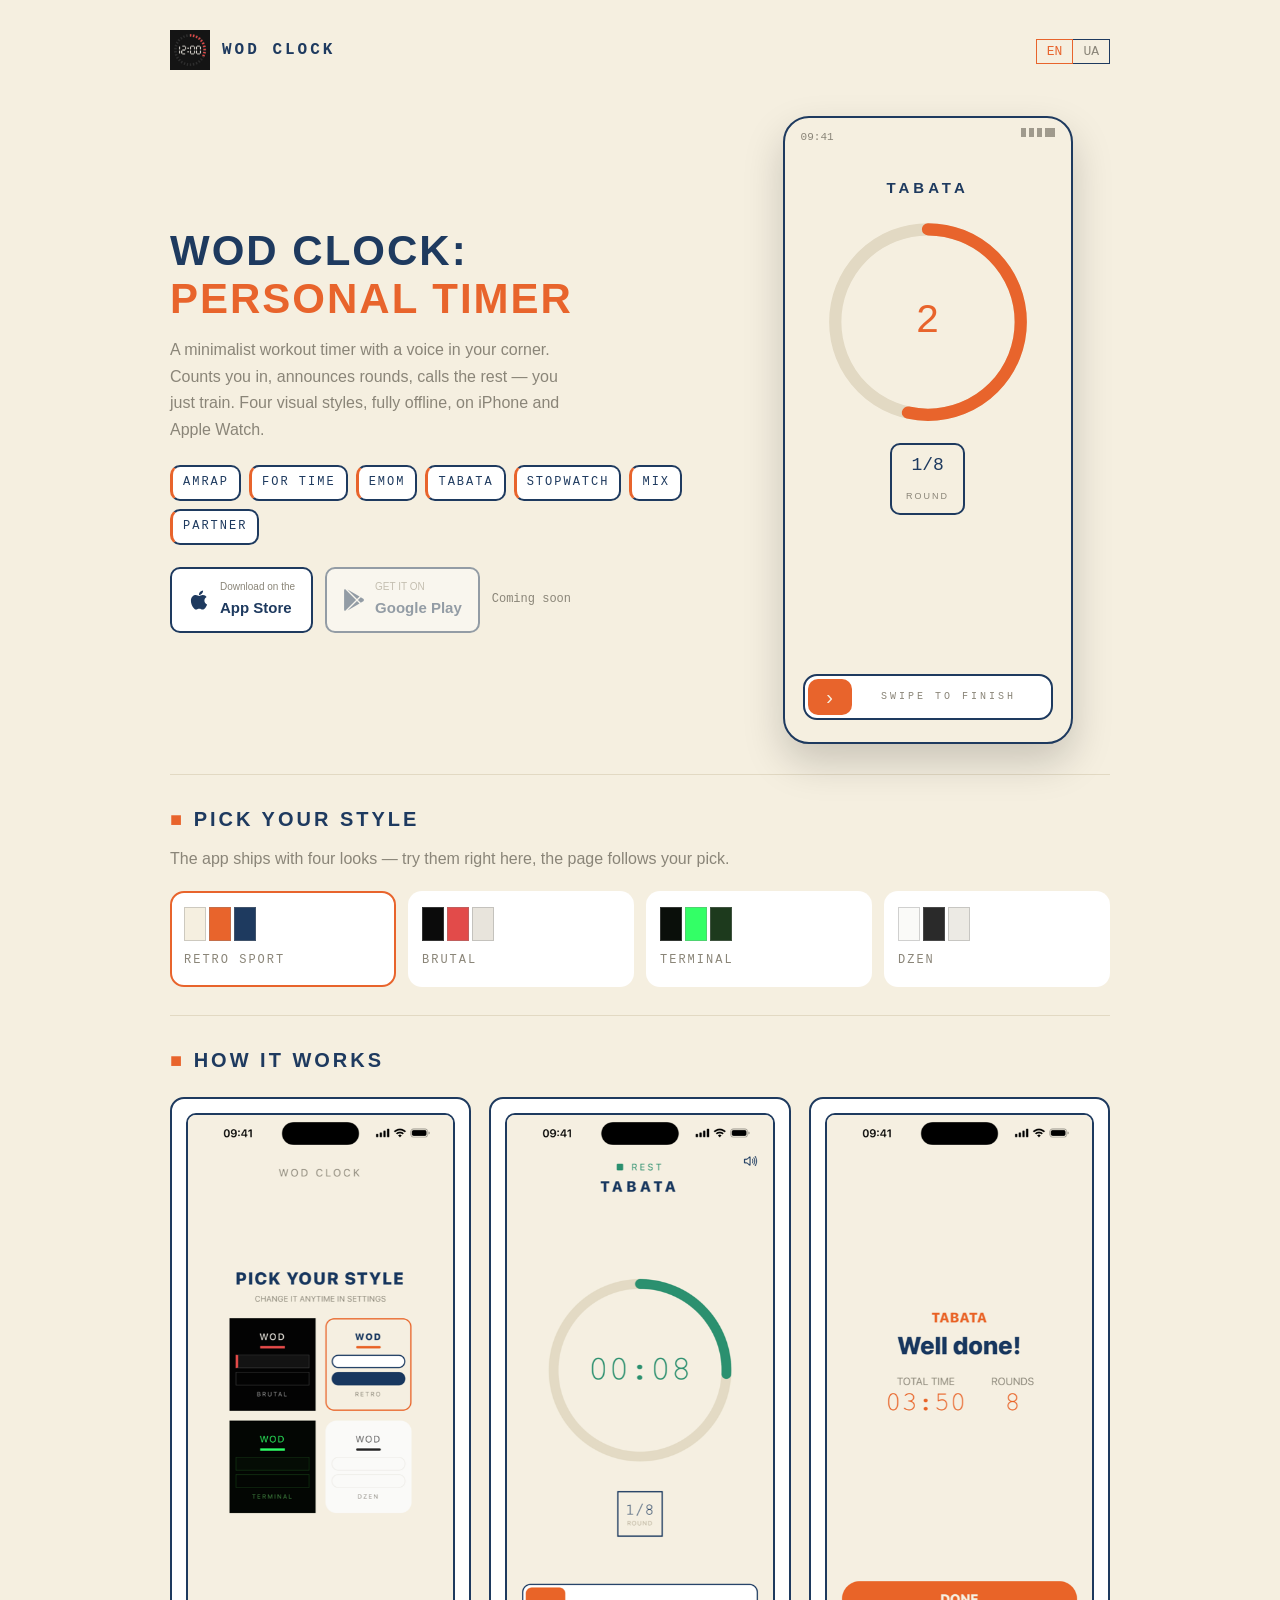
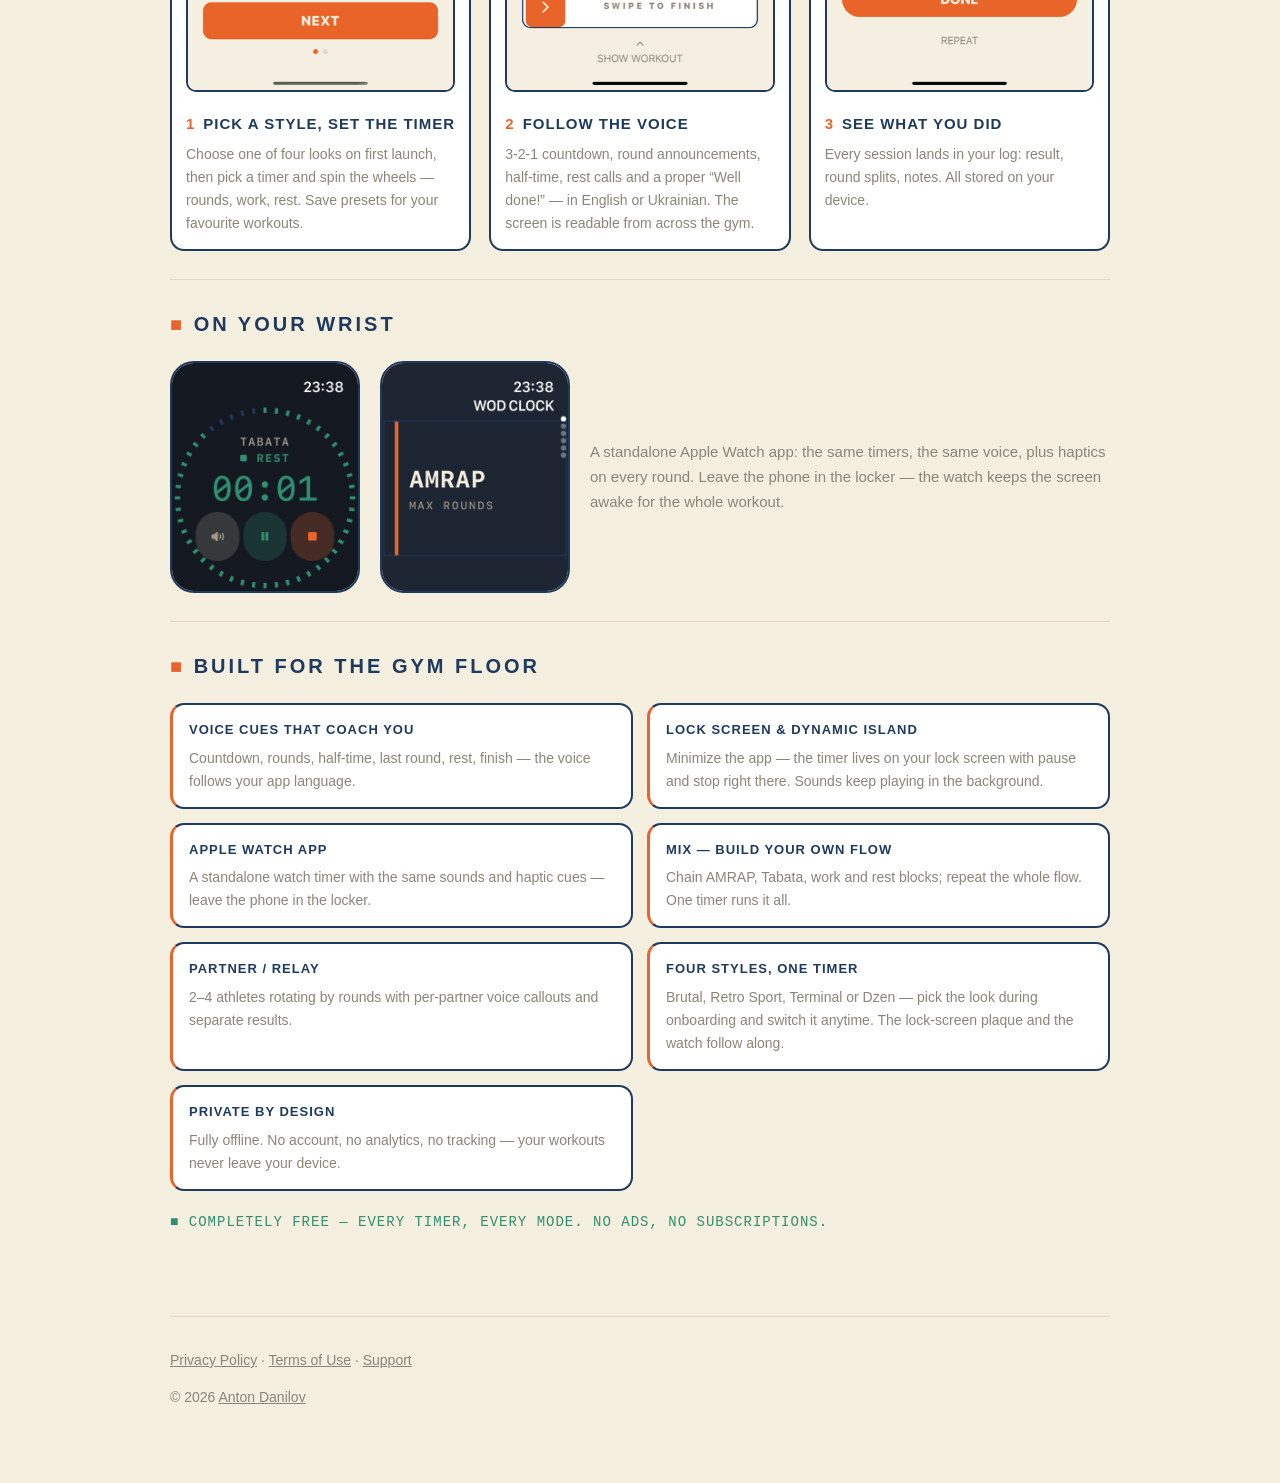
<file: index.html>
<!doctype html>
<html lang="en">
<head>
  <meta charset="utf-8" />
  <meta name="viewport" content="width=device-width, initial-scale=1" />
  <title>WOD Clock: Personal Timer</title>
  <meta name="description" content="WOD Clock: Personal Timer — a minimalist workout timer with voice cues: AMRAP, For Time, EMOM, Tabata, Stopwatch, custom Mix flows and Partner relay. English and Ukrainian. Fully offline." />
  <link rel="icon" href="icon.png" />
  <link rel="stylesheet" href="style.css" />
</head>
<body>
  <div class="wrap">
    <header class="site">
      <img src="icon.png" alt="WOD Clock icon" />
      <div class="name"><a href="./">WOD CLOCK</a></div>
      <nav class="lang">
        <a href="?lang=en" id="lang-en">EN</a><a href="?lang=uk" id="lang-uk">UA</a>
      </nav>
    </header>

    <section class="hero" style="border-top:none">
      <div>
        <h1><span data-i18n="heroA">WOD CLOCK:</span><br /><span class="red" data-i18n="heroB">PERSONAL TIMER</span></h1>
        <p class="sub" data-i18n="heroSub">A minimalist workout timer with a voice in your corner. Counts you in, announces rounds, calls the rest — you just train. Four visual styles, fully offline, on iPhone and Apple Watch.</p>
        <div class="pills">
          <span class="pill">AMRAP</span>
          <span class="pill">FOR TIME</span>
          <span class="pill">EMOM</span>
          <span class="pill">TABATA</span>
          <span class="pill">STOPWATCH</span>
          <span class="pill">MIX</span>
          <span class="pill">PARTNER</span>
        </div>
        <div class="stores">
          <a class="store-badge" href="https://apps.apple.com/app/id6802587907" aria-label="App Store">
            <svg viewBox="0 0 384 512"><path d="M318.7 268.7c-.2-36.7 16.4-64.4 50-84.8-18.8-26.9-47.2-41.7-84.7-44.6-35.5-2.9-74.3 20.7-88.5 20.7-15 0-49.4-19.7-76.4-19.7C63.3 141.2 4 184.8 4 273.5q0 39.3 14.4 81.2c12.8 36.7 59 126.7 107.2 125.2 25.2-.6 43-17.9 75.8-17.9 31.8 0 48.3 17.9 76.4 17.9 48.6-.7 90.4-82.5 102.6-119.3-65.2-30.7-61.7-90-61.7-91.9zm-56.6-164.2c27.3-32.4 24.8-61.9 24-72.5-24.1 1.4-52 16.4-67.9 34.9-17.5 19.8-27.8 44.3-25.6 71.9 26.1 2 49.9-11.4 69.5-34.3z"/></svg>
            <span><small data-i18n="storeIosSmall">Download on the</small><b>App Store</b></span>
          </a>
          <span class="store-badge is-soon" aria-label="Google Play" aria-disabled="true">
            <svg viewBox="0 0 512 512"><path d="M325.3 234.3L104.6 13l280.8 161.2-60.1 60.1zM47 0C34 6.8 25.3 19.2 25.3 35.3v441.3c0 16.1 8.7 28.5 21.7 35.3l256.6-256L47 0zm425.2 225.6l-58.9-34.1-65.7 64.5 65.7 64.5 60.1-34.1c18-14.3 18-46.5-1.2-60.8zM104.6 499l280.8-161.2-60.1-60.1L104.6 499z"/></svg>
            <span><small data-i18n="storePlaySmall">GET IT ON</small><b>Google Play</b></span>
          </span>
          <span class="soon" data-i18n="soon">Coming soon</span>
        </div>
      </div>
      <div class="hero-shot">
        <!-- Live mock: a real tabata runs here, drawn in the picked style. -->
        <div class="phone" id="mock" role="img" aria-label="WOD Clock running a Tabata timer">
          <div class="phone-status"><span>09:41</span><span class="signal"></span></div>
          <div class="phone-body">
            <div class="mock-chip" id="mockChip"></div>
            <div class="mock-title">TABATA</div>
            <div class="ring-wrap">
              <svg viewBox="0 0 240 240" id="mockRing" aria-hidden="true"></svg>
              <div class="ring-digits" id="mockDigits">00:20</div>
            </div>
            <div class="round-box">
              <b id="mockRound">1/8</b>
              <small data-i18n="mockRoundCaption">ROUND</small>
            </div>
            <div class="mock-rail">
              <span class="mock-knob">›</span>
              <span class="mock-rail-label" data-i18n="mockSwipe">SWIPE TO FINISH</span>
            </div>
          </div>
        </div>
      </div>
    </section>

    <section id="styles">
      <h2 data-i18n="pickTitle">PICK YOUR STYLE</h2>
      <p class="sub" data-i18n="pickSub" style="color:var(--muted); margin:-10px 0 18px;">The app ships with four looks — try them right here, the page follows your pick.</p>
      <div class="style-picker">
        <button class="style-btn" data-style="retro" aria-pressed="true">
          <span class="swatches"><span class="sw" style="background:#f5efe0"></span><span class="sw" style="background:#e8642c"></span><span class="sw" style="background:#1e3a5f"></span></span>
          <span class="nm">Retro Sport</span>
        </button>
        <button class="style-btn" data-style="brutal" aria-pressed="false">
          <span class="swatches"><span class="sw" style="background:#0b0b0b"></span><span class="sw" style="background:#e24b4a"></span><span class="sw" style="background:#e8e4dc"></span></span>
          <span class="nm">Brutal</span>
        </button>
        <button class="style-btn" data-style="terminal" aria-pressed="false">
          <span class="swatches"><span class="sw" style="background:#0a0f0a"></span><span class="sw" style="background:#33ff66"></span><span class="sw" style="background:#1d3a1d"></span></span>
          <span class="nm">Terminal</span>
        </button>
        <button class="style-btn" data-style="dzen" aria-pressed="false">
          <span class="swatches"><span class="sw" style="background:#fafaf8"></span><span class="sw" style="background:#2a2a2a"></span><span class="sw" style="background:#eceae4"></span></span>
          <span class="nm">Dzen</span>
        </button>
      </div>
    </section>

    <section>
      <h2 data-i18n="howTitle">HOW IT WORKS</h2>
      <div class="steps">
        <div class="step">
          <img data-shot="onboarding" src="img/en-retro-onboarding.png" alt="Style chooser" loading="lazy" />
          <h3><span class="n">1</span><span data-i18n="s1t">Pick a style, set the timer</span></h3>
          <p data-i18n="s1p">Choose one of four looks on first launch, then pick a timer and spin the wheels — rounds, work, rest. Save presets for your favourite workouts.</p>
        </div>
        <div class="step">
          <img data-shot="rest" src="img/en-retro-rest.png" alt="Rest phase" loading="lazy" />
          <h3><span class="n">2</span><span data-i18n="s2t">Follow the voice</span></h3>
          <p data-i18n="s2p">3‑2‑1 countdown, round announcements, half‑time, rest calls and a proper “Well done!” — in English or Ukrainian. The screen is readable from across the gym.</p>
        </div>
        <div class="step">
          <img data-shot="result" src="img/en-retro-result.png" alt="Workout results" loading="lazy" />
          <h3><span class="n">3</span><span data-i18n="s3t">See what you did</span></h3>
          <p data-i18n="s3p">Every session lands in your log: result, round splits, notes. All stored on your device.</p>
        </div>
      </div>
    </section>

    <section>
      <h2 data-i18n="watchTitle">ON YOUR WRIST</h2>
      <div class="watch-shots">
        <img data-shot="watch-run" src="img/en-retro-watch-run.png" alt="WOD Clock on Apple Watch" loading="lazy" />
        <img data-shot="watch-menu" src="img/en-retro-watch-menu.png" alt="Timer modes on Apple Watch" loading="lazy" />
        <p data-i18n="watchText">A standalone Apple Watch app: the same timers, the same voice, plus haptics on every round. Leave the phone in the locker — the watch keeps the screen awake for the whole workout.</p>
      </div>
    </section>

    <section>
      <h2 data-i18n="featTitle">BUILT FOR THE GYM FLOOR</h2>
      <ul class="features">
        <li><strong data-i18n="f1t">Voice cues that coach you</strong><span data-i18n="f1p">Countdown, rounds, half‑time, last round, rest, finish — the voice follows your app language.</span></li>
        <li><strong data-i18n="f2t">Lock screen &amp; Dynamic Island</strong><span data-i18n="f2p">Minimize the app — the timer lives on your lock screen with pause and stop right there. Sounds keep playing in the background.</span></li>
        <li><strong data-i18n="f3t">Apple Watch app</strong><span data-i18n="f3p">A standalone watch timer with the same sounds and haptic cues — leave the phone in the locker.</span></li>
        <li><strong data-i18n="f4t">MIX — build your own flow</strong><span data-i18n="f4p">Chain AMRAP, Tabata, work and rest blocks; repeat the whole flow. One timer runs it all.</span></li>
        <li><strong data-i18n="f5t">Partner / Relay</strong><span data-i18n="f5p">2–4 athletes rotating by rounds with per‑partner voice callouts and separate results.</span></li>
        <li><strong data-i18n="f7t">Four styles, one timer</strong><span data-i18n="f7p">Brutal, Retro Sport, Terminal or Dzen — pick the look during onboarding and switch it anytime. The lock-screen plaque and the watch follow along.</span></li>
        <li><strong data-i18n="f6t">Private by design</strong><span data-i18n="f6p">Fully offline. No account, no analytics, no tracking — your workouts never leave your device.</span></li>
      </ul>
      <p class="free-note" data-i18n="freeNote">■ COMPLETELY FREE — EVERY TIMER, EVERY MODE. NO ADS, NO SUBSCRIPTIONS.</p>
    </section>

    <footer>
      <p>
        <a href="privacy.html" data-i18n="footPrivacy">Privacy Policy</a> ·
        <a href="terms.html" data-i18n="footTerms">Terms of Use</a> ·
        <a href="mailto:tonixhaker@gmail.com" data-i18n="footSupport">Support</a>
      </p>
      <p>© 2026 <a href="https://tonixhaker.github.io/about">Anton Danilov</a></p>
    </footer>
  </div>

  <script>
    // Site style follows the app's four looks; Retro Sport is the default.
    (function () {
      var saved = localStorage.getItem("wodStyle") || "retro";
      document.documentElement.setAttribute("data-theme", saved);
      document.addEventListener("click", function (e) {
        var btn = e.target.closest ? e.target.closest(".style-btn") : null;
        if (!btn) return;
        var style = btn.dataset.style;
        document.documentElement.setAttribute("data-theme", style);
        localStorage.setItem("wodStyle", style);
        document.querySelectorAll(".style-btn").forEach(function (b) {
          b.setAttribute("aria-pressed", String(b === btn));
        });
        if (window.wodApplyShots) window.wodApplyShots(style);
      });
      document.querySelectorAll(".style-btn").forEach(function (b) {
        b.setAttribute("aria-pressed", String(b.dataset.style === saved));
      });
    })();
  </script>
  <script>
    const dict = {
      uk: {
        heroA: "WOD CLOCK:",
        heroB: "PERSONAL TIMER",
        heroSub: "Мінімалістичний таймер тренувань з голосом тренера. Відлічує старт, оголошує раунди, кличе на відпочинок — ти просто тренуєшся. Чотири візуальні стилі, повністю офлайн, на iPhone та Apple Watch.",
        storeIosSmall: "Завантажуй в",
        storePlaySmall: "ЗАВАНТАЖИТИ В",
        soon: "Незабаром",
        howTitle: "ЯК ЦЕ ПРАЦЮЄ",
        s1t: "Обери стиль і налаштуй",
        s1p: "Обери один із чотирьох стилів на першому запуску, далі — таймер і колеса: раунди, робота, відпочинок. Зберігай пресети.",
        s2t: "Слухай голос",
        s2p: "Відлік 3‑2‑1, оголошення раундів, половина часу, відпочинок і чесне «Молодець!» — українською або англійською. Екран видно з іншого кінця залу.",
        s3t: "Дивись результат",
        s3p: "Кожна сесія у журналі: результат, спліти раундів, нотатки. Все зберігається на твоєму пристрої.",
        watchTitle: "НА ЗАП'ЯСТІ",
        watchText: "Самостійний застосунок для Apple Watch: ті самі таймери, той самий голос і хаптика на кожному раунді. Телефон можна лишити в шафці — годинник тримає екран активним усе тренування.",
        featTitle: "СТВОРЕНО ДЛЯ ЗАЛУ",
        f1t: "Голосові підказки",
        f1p: "Відлік, раунди, половина часу, останній раунд, відпочинок, фініш — голос відповідає мові застосунку.",
        f2t: "Екран блокування і Dynamic Island",
        f2p: "Згорни застосунок — таймер живе на екрані блокування з паузою та стопом. Звуки грають у фоні.",
        f3t: "Застосунок для Apple Watch",
        f3p: "Самостійний таймер на годиннику з тими самими звуками та хаптикою — телефон можна лишити в шафці.",
        f4t: "MIX — власний потік",
        f4p: "Поєднуй AMRAP, Табату, роботу та відпочинок; повторюй увесь потік. Один таймер веде все.",
        f5t: "Партнер / Естафета",
        f5p: "2–4 атлети по черзі, голосові оголошення для кожного і окремі результати.",
        f7t: "Чотири стилі, один таймер",
        f7p: "Brutal, Retro Sport, Terminal чи Dzen — обери вигляд під час онбордингу і міняй будь-коли. Плашка на екрані блокування та годинник підхоплюють стиль.",
        f6t: "Приватність за замовчуванням",
        f6p: "Повністю офлайн. Без акаунтів, аналітики й трекінгу — тренування не покидають твій пристрій.",
        freeNote: "■ ПОВНІСТЮ БЕЗКОШТОВНО — КОЖЕН ТАЙМЕР, КОЖЕН РЕЖИМ. БЕЗ РЕКЛАМИ Й ПІДПИСОК.",
        footPrivacy: "Політика конфіденційності",
        footTerms: "Умови використання",
        footSupport: "Підтримка",
        pickTitle: "ОБЕРИ СВІЙ СТИЛЬ",
        pickSub: "У застосунку чотири вигляди — спробуй їх просто тут, сторінка підхопить твій вибір.",
        mockRoundCaption: "РАУНД",
        mockSwipe: "СВАЙП ДЛЯ ЗАВЕРШЕННЯ",
      },
    };
    const params = new URLSearchParams(location.search);
    const lang = params.get("lang") === "uk" ? "uk" : "en";
    document.getElementById("lang-" + lang).classList.add("on");
    window.wodMockRest = lang === "uk" ? "\u25A0 ВІДПОЧИНОК" : "\u25A0 REST";
    if (lang === "uk") {
      document.documentElement.lang = "uk";
      document.querySelectorAll("[data-i18n]").forEach((el) => {
        const value = dict.uk[el.dataset.i18n];
        if (value) el.textContent = value;
      });
    }
    // Screenshots follow the picked style as well as the language.
    window.wodApplyShots = function (style) {
      document.querySelectorAll("[data-shot]").forEach((img) => {
        img.src = "img/" + lang + "-" + style + "-" + img.dataset.shot + ".png";
      });
    };
    window.wodApplyShots(document.documentElement.getAttribute("data-theme") || "retro");
    document.querySelectorAll("nav.lang a, footer a[href^='privacy'], footer a[href^='terms']").forEach((a) => {
      if (a.id) return;
      a.href = a.getAttribute("href").split("?")[0] + "?lang=" + lang;
    });
  </script>
  <script>
    // A real (miniature) tabata engine: same segment logic as the app, drawn in
    // whichever style is active. Purely decorative — nothing is stored.
    (function () {
      var ring = document.getElementById("mockRing");
      var digits = document.getElementById("mockDigits");
      var roundEl = document.getElementById("mockRound");
      var chip = document.getElementById("mockChip");
      var phone = document.getElementById("mock");
      if (!ring) return;

      var ROUNDS = 8, WORK = 20, REST = 10, COUNTDOWN = 3;
      var segments = [{ kind: "countdown", dur: COUNTDOWN, round: 0 }];
      for (var r = 1; r <= ROUNDS; r++) {
        segments.push({ kind: "work", dur: WORK, round: r });
        if (r < ROUNDS) segments.push({ kind: "rest", dur: REST, round: r });
      }
      var total = segments.reduce(function (a, s) { return a + s.dur; }, 0);

      var SIZE = 240, C = SIZE / 2, variant = "", marks = [];

      function css(name) {
        return getComputedStyle(document.documentElement).getPropertyValue(name).trim();
      }

      // The ring is rebuilt whenever the style changes: ticks (brutal),
      // dots (terminal) or a solid arc (retro, dzen).
      function buildRing() {
        var v = css("--ring") || "solid";
        var w = parseFloat(css("--ring-w")) || 8;
        if (v === variant) return;
        variant = v;
        marks = [];
        ring.innerHTML = "";
        var ns = "http://www.w3.org/2000/svg";
        if (v === "solid") {
          var r = C - w;
          [["track", 1], ["lit", 0]].forEach(function (pair) {
            var c = document.createElementNS(ns, "circle");
            c.setAttribute("cx", C); c.setAttribute("cy", C); c.setAttribute("r", r);
            c.setAttribute("stroke-width", w);
            c.setAttribute("stroke-linecap", "round");
            c.setAttribute("transform", "rotate(-90 " + C + " " + C + ")");
            c.setAttribute("class", pair[0]);
            ring.appendChild(c);
          });
          ring.dataset.circ = String(2 * Math.PI * r);
        } else {
          var count = v === "dots" ? 72 : 48;
          var len = v === "dots" ? 6 : 18;
          for (var i = 0; i < count; i++) {
            var a = (i / count) * 2 * Math.PI - Math.PI / 2;
            var line = document.createElementNS(ns, "line");
            line.setAttribute("x1", C + (C - len) * Math.cos(a));
            line.setAttribute("y1", C + (C - len) * Math.sin(a));
            line.setAttribute("x2", C + (C - 2) * Math.cos(a));
            line.setAttribute("y2", C + (C - 2) * Math.sin(a));
            line.setAttribute("stroke-width", w);
            line.setAttribute("class", "tick");
            ring.appendChild(line);
            marks.push(line);
          }
        }
      }

      function paint(frac) {
        if (variant === "solid") {
          var circ = parseFloat(ring.dataset.circ);
          var lit = ring.querySelector(".lit");
          if (lit) lit.setAttribute("stroke-dasharray", (circ * frac).toFixed(1) + " " + circ);
        } else {
          var on = Math.round(frac * marks.length);
          for (var i = 0; i < marks.length; i++) {
            marks[i].classList.toggle("on", i < on);
          }
        }
      }

      function clock(sec) {
        var s = Math.max(0, Math.ceil(sec));
        return String(Math.floor(s / 60)).padStart(2, "0") + ":" + String(s % 60).padStart(2, "0");
      }

      var start = performance.now();
      function frame(now) {
        buildRing();
        var t = ((now - start) / 1000) % total;
        var acc = 0, seg = segments[0];
        for (var i = 0; i < segments.length; i++) {
          if (t < acc + segments[i].dur) { seg = segments[i]; break; }
          acc += segments[i].dur;
        }
        var elapsed = t - acc;
        var remaining = seg.dur - elapsed;

        phone.classList.toggle("resting", seg.kind === "rest");
        chip.textContent = seg.kind === "rest" ? (window.wodMockRest || "■ REST") : "";
        digits.textContent = seg.kind === "countdown" ? String(Math.max(1, Math.ceil(remaining))) : clock(remaining);
        roundEl.textContent = Math.max(1, seg.round) + "/" + ROUNDS;
        paint(elapsed / seg.dur);
        requestAnimationFrame(frame);
      }
      requestAnimationFrame(frame);
    })();

    // Sections and cards fade in as they scroll into view.
    (function () {
      var targets = document.querySelectorAll("section, .step, .features li, .watch-shots img");
      if (!("IntersectionObserver" in window)) return;
      targets.forEach(function (el) { el.classList.add("reveal"); });
      var io = new IntersectionObserver(function (entries) {
        entries.forEach(function (e) {
          if (e.isIntersecting) { e.target.classList.add("in"); io.unobserve(e.target); }
        });
      }, { rootMargin: "0px 0px -10% 0px" });
      targets.forEach(function (el) { io.observe(el); });
    })();
  </script>
</body>
</html>
</file>
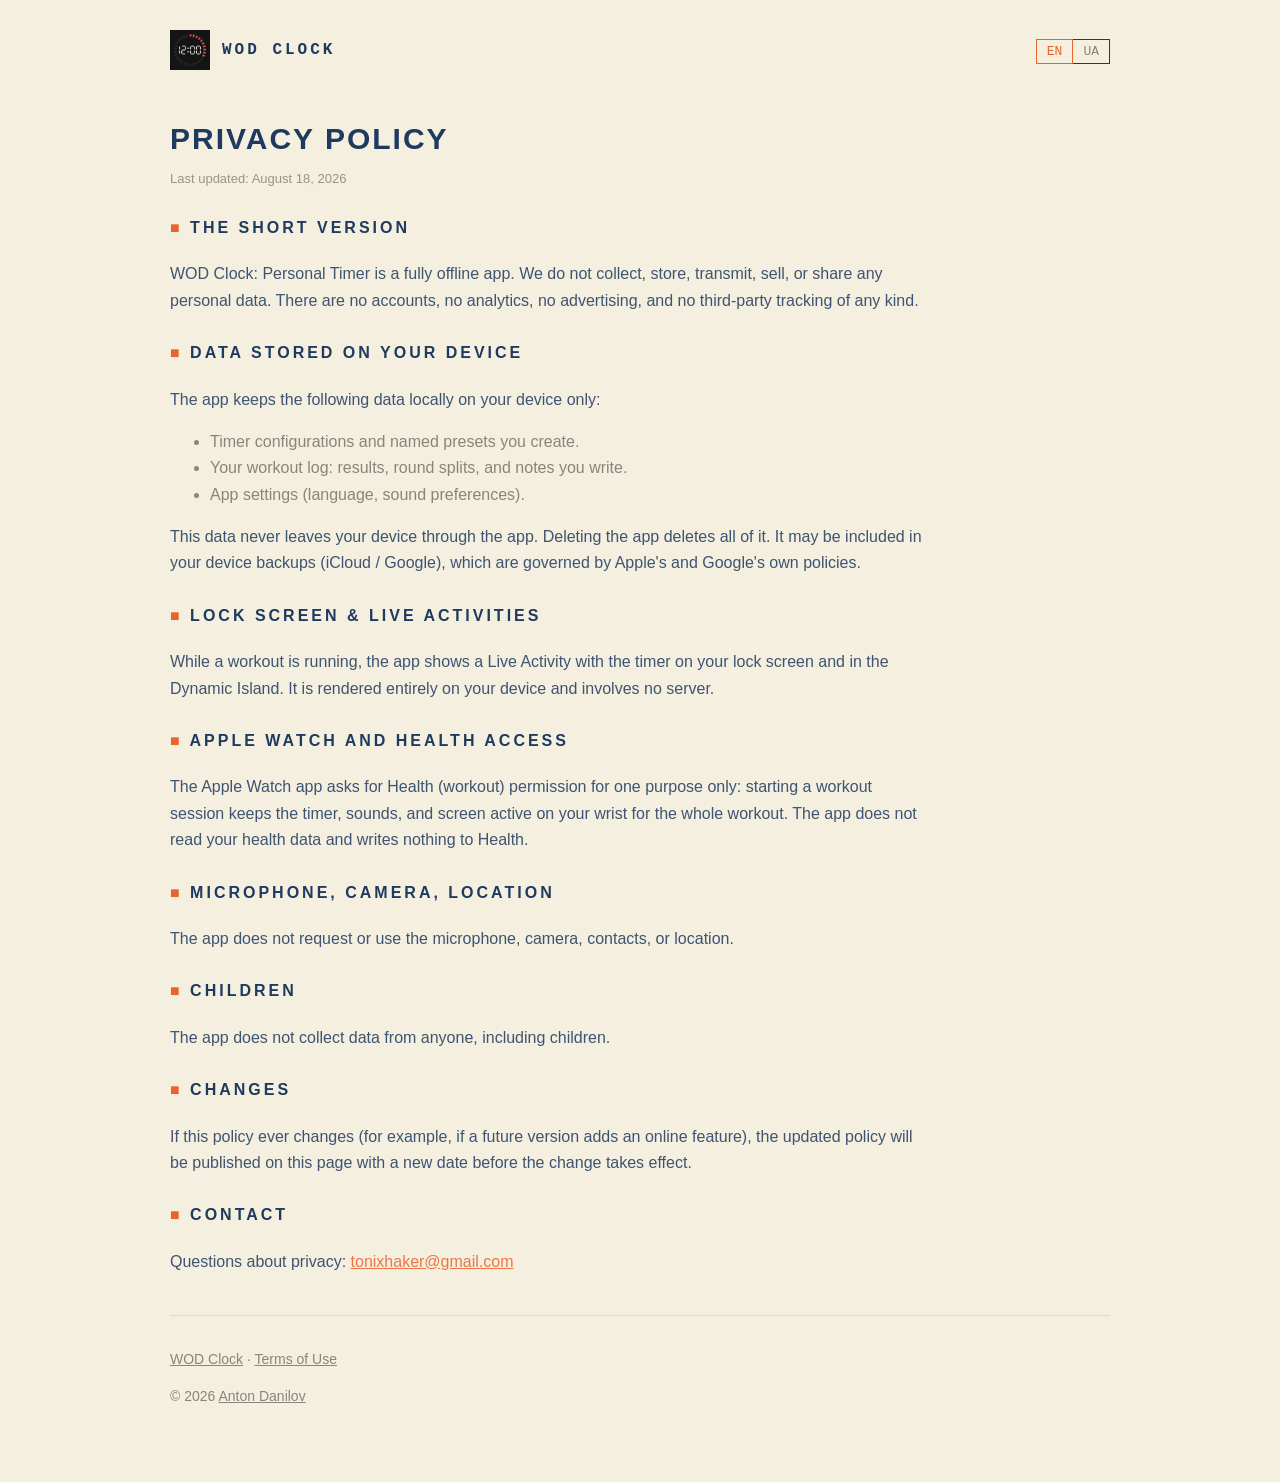
<file: privacy.html>
<!doctype html>
<html lang="en">
<head>
  <meta charset="utf-8" />
  <meta name="viewport" content="width=device-width, initial-scale=1" />
  <title>Privacy Policy — WOD Clock: Personal Timer</title>
  <link rel="icon" href="icon.png" />
  <link rel="stylesheet" href="style.css" />
</head>
<body>
  <div class="wrap">
    <header class="site">
      <img src="icon.png" alt="WOD Clock icon" />
      <div class="name"><a href="./">WOD CLOCK</a></div>
      <nav class="lang">
        <a href="privacy.html?lang=en" id="lang-en">EN</a><a href="privacy.html?lang=uk" id="lang-uk">UA</a>
      </nav>
    </header>

    <article class="card" id="en" lang="en">
      <h1>Privacy Policy</h1>
      <p class="updated">Last updated: August 18, 2026</p>

      <h2>The short version</h2>
      <p>WOD Clock: Personal Timer is a fully offline app. We do not collect, store, transmit, sell, or share any personal data. There are no accounts, no analytics, no advertising, and no third‑party tracking of any kind.</p>

      <h2>Data stored on your device</h2>
      <p>The app keeps the following data locally on your device only:</p>
      <ul>
        <li>Timer configurations and named presets you create.</li>
        <li>Your workout log: results, round splits, and notes you write.</li>
        <li>App settings (language, sound preferences).</li>
      </ul>
      <p>This data never leaves your device through the app. Deleting the app deletes all of it. It may be included in your device backups (iCloud / Google), which are governed by Apple's and Google's own policies.</p>

      <h2>Lock screen &amp; Live Activities</h2>
      <p>While a workout is running, the app shows a Live Activity with the timer on your lock screen and in the Dynamic Island. It is rendered entirely on your device and involves no server.</p>

      <h2>Apple Watch and Health access</h2>
      <p>The Apple Watch app asks for Health (workout) permission for one purpose only: starting a workout session keeps the timer, sounds, and screen active on your wrist for the whole workout. The app does not read your health data and writes nothing to Health.</p>

      <h2>Microphone, camera, location</h2>
      <p>The app does not request or use the microphone, camera, contacts, or location.</p>

      <h2>Children</h2>
      <p>The app does not collect data from anyone, including children.</p>

      <h2>Changes</h2>
      <p>If this policy ever changes (for example, if a future version adds an online feature), the updated policy will be published on this page with a new date before the change takes effect.</p>

      <h2>Contact</h2>
      <p>Questions about privacy: <a href="mailto:tonixhaker@gmail.com">tonixhaker@gmail.com</a></p>
    </article>

    <article class="card" id="uk" lang="uk">
      <h1>Політика конфіденційності</h1>
      <p class="updated">Оновлено: 18 серпня 2026</p>

      <h2>Коротко</h2>
      <p>WOD Clock: Personal Timer — повністю офлайновий застосунок. Ми не збираємо, не зберігаємо, не передаємо, не продаємо і не поширюємо жодних персональних даних. Немає акаунтів, аналітики, реклами чи стороннього трекінгу.</p>

      <h2>Дані на вашому пристрої</h2>
      <p>Застосунок зберігає такі дані лише локально на вашому пристрої:</p>
      <ul>
        <li>Налаштування таймерів і створені вами пресети.</li>
        <li>Журнал тренувань: результати, спліти раундів, нотатки.</li>
        <li>Налаштування застосунку (мова, звук).</li>
      </ul>
      <p>Ці дані ніколи не покидають ваш пристрій через застосунок. Видалення застосунку видаляє їх усі. Вони можуть потрапляти до резервних копій пристрою (iCloud / Google), які регулюються політиками Apple та Google.</p>

      <h2>Екран блокування та Live Activities</h2>
      <p>Під час тренування застосунок показує Live Activity з таймером на екрані блокування та в Dynamic Island. Вона відображається повністю на пристрої, без серверів.</p>

      <h2>Apple Watch і доступ до «Здоров'я»</h2>
      <p>Застосунок для Apple Watch запитує дозвіл «Здоров'я» (тренування) з єдиною метою: запуск сесії тренування тримає таймер, звуки та екран активними на весь час тренування. Застосунок не читає ваші дані здоров'я і нічого не записує до «Здоров'я».</p>

      <h2>Мікрофон, камера, геолокація</h2>
      <p>Застосунок не запитує і не використовує мікрофон, камеру, контакти чи геолокацію.</p>

      <h2>Діти</h2>
      <p>Застосунок не збирає дані ні від кого, включно з дітьми.</p>

      <h2>Зміни</h2>
      <p>Якщо ця політика колись зміниться (наприклад, якщо майбутня версія додасть онлайн‑функції), оновлена версія буде опублікована на цій сторінці з новою датою до набуття чинності.</p>

      <h2>Контакти</h2>
      <p>Питання щодо конфіденційності: <a href="mailto:tonixhaker@gmail.com">tonixhaker@gmail.com</a></p>
    </article>

    <footer>
      <p><a href="index.html">WOD Clock</a> · <a href="terms.html" id="foot-terms">Terms of Use</a></p>
      <p>© 2026 <a href="https://tonixhaker.github.io/about">Anton Danilov</a></p>
    </footer>
  </div>

  <script>
    // Site style follows the app's four looks; Retro Sport is the default.
    (function () {
      var saved = localStorage.getItem("wodStyle") || "retro";
      document.documentElement.setAttribute("data-theme", saved);
      document.addEventListener("click", function (e) {
        var btn = e.target.closest ? e.target.closest(".style-btn") : null;
        if (!btn) return;
        var style = btn.dataset.style;
        document.documentElement.setAttribute("data-theme", style);
        localStorage.setItem("wodStyle", style);
        document.querySelectorAll(".style-btn").forEach(function (b) {
          b.setAttribute("aria-pressed", String(b === btn));
        });
      });
      document.querySelectorAll(".style-btn").forEach(function (b) {
        b.setAttribute("aria-pressed", String(b.dataset.style === saved));
      });
    })();
  </script>
  <script>
    const lang = new URLSearchParams(location.search).get("lang") === "uk" ? "uk" : "en";
    document.getElementById(lang === "uk" ? "en" : "uk").hidden = true;
    document.getElementById("lang-" + lang).classList.add("on");
    document.documentElement.lang = lang;
    document.getElementById("foot-terms").href = "terms.html?lang=" + lang;
    if (lang === "uk") document.getElementById("foot-terms").textContent = "Умови використання";
  </script>
</body>
</html>
</file>
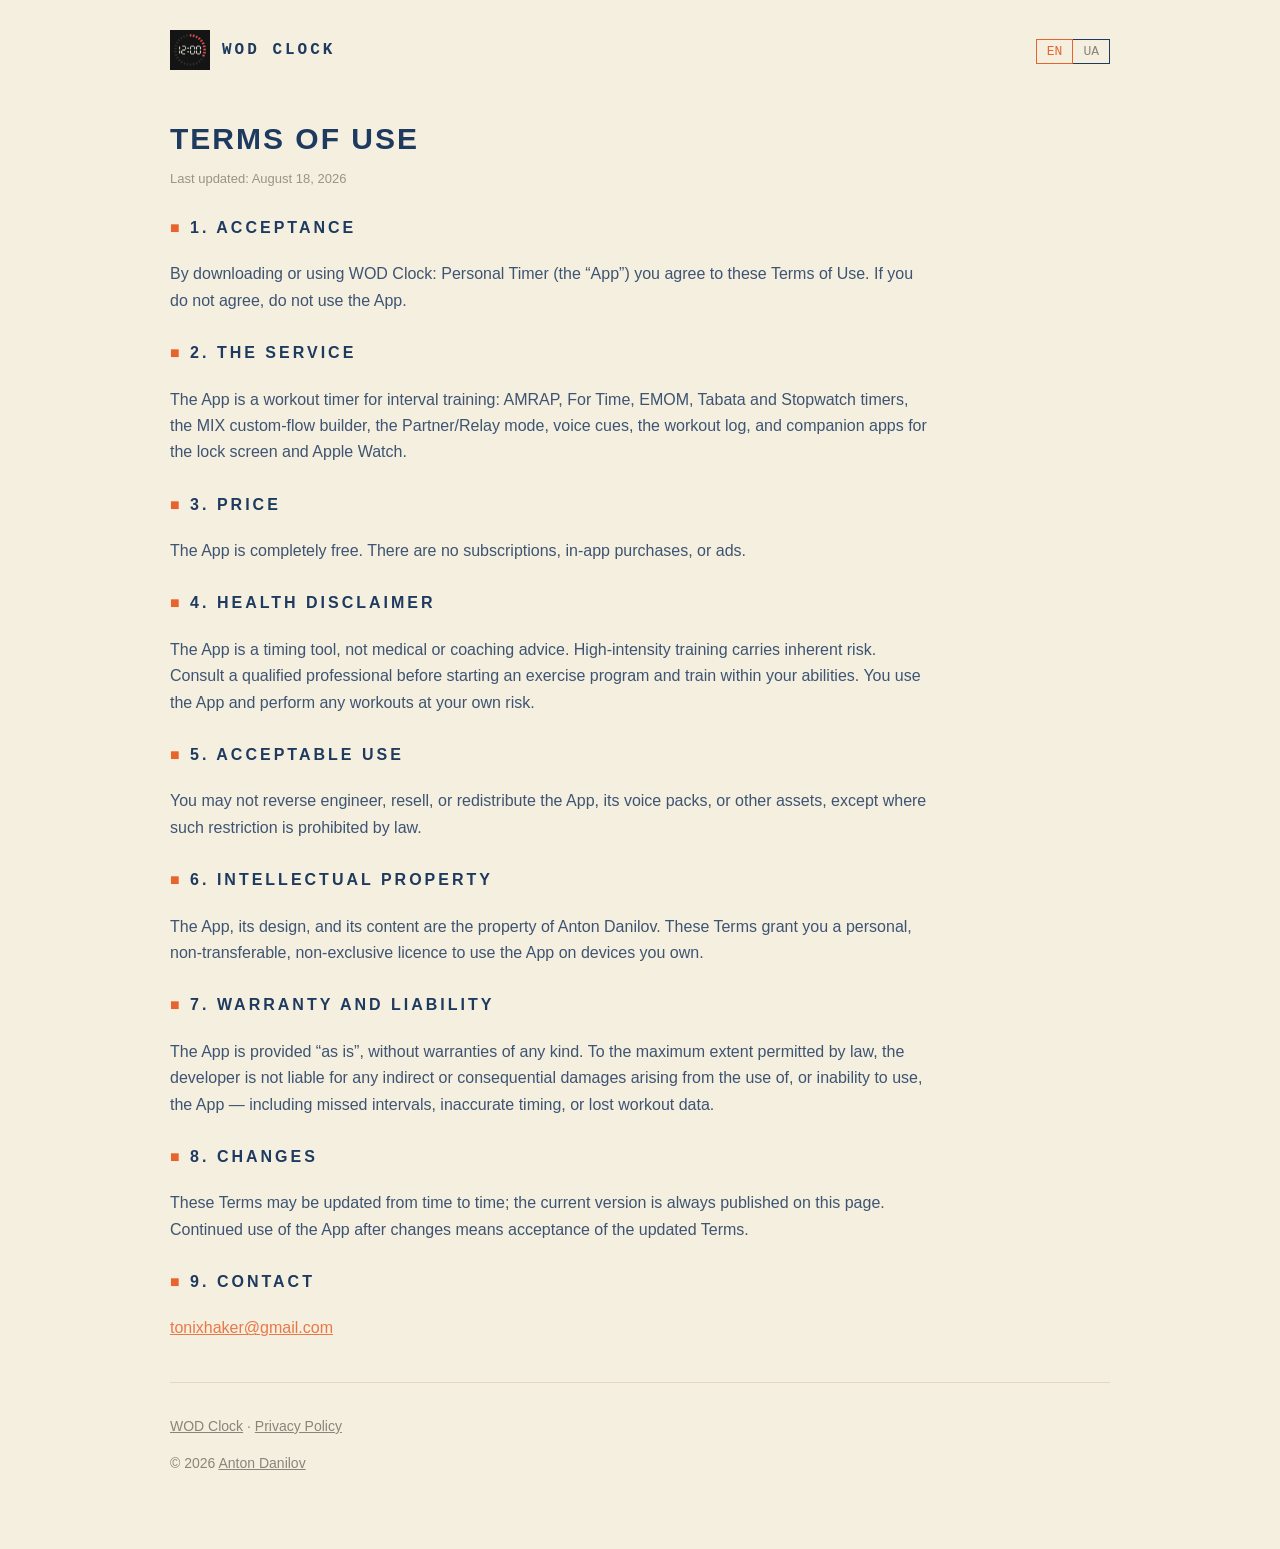
<file: terms.html>
<!doctype html>
<html lang="en">
<head>
  <meta charset="utf-8" />
  <meta name="viewport" content="width=device-width, initial-scale=1" />
  <title>Terms of Use — WOD Clock: Personal Timer</title>
  <link rel="icon" href="icon.png" />
  <link rel="stylesheet" href="style.css" />
</head>
<body>
  <div class="wrap">
    <header class="site">
      <img src="icon.png" alt="WOD Clock icon" />
      <div class="name"><a href="./">WOD CLOCK</a></div>
      <nav class="lang">
        <a href="terms.html?lang=en" id="lang-en">EN</a><a href="terms.html?lang=uk" id="lang-uk">UA</a>
      </nav>
    </header>

    <article class="card" id="en" lang="en">
      <h1>Terms of Use</h1>
      <p class="updated">Last updated: August 18, 2026</p>

      <h2>1. Acceptance</h2>
      <p>By downloading or using WOD Clock: Personal Timer (the “App”) you agree to these Terms of Use. If you do not agree, do not use the App.</p>

      <h2>2. The service</h2>
      <p>The App is a workout timer for interval training: AMRAP, For Time, EMOM, Tabata and Stopwatch timers, the MIX custom‑flow builder, the Partner/Relay mode, voice cues, the workout log, and companion apps for the lock screen and Apple Watch.</p>

      <h2>3. Price</h2>
      <p>The App is completely free. There are no subscriptions, in‑app purchases, or ads.</p>

      <h2>4. Health disclaimer</h2>
      <p>The App is a timing tool, not medical or coaching advice. High‑intensity training carries inherent risk. Consult a qualified professional before starting an exercise program and train within your abilities. You use the App and perform any workouts at your own risk.</p>

      <h2>5. Acceptable use</h2>
      <p>You may not reverse engineer, resell, or redistribute the App, its voice packs, or other assets, except where such restriction is prohibited by law.</p>

      <h2>6. Intellectual property</h2>
      <p>The App, its design, and its content are the property of Anton Danilov. These Terms grant you a personal, non‑transferable, non‑exclusive licence to use the App on devices you own.</p>

      <h2>7. Warranty and liability</h2>
      <p>The App is provided “as is”, without warranties of any kind. To the maximum extent permitted by law, the developer is not liable for any indirect or consequential damages arising from the use of, or inability to use, the App — including missed intervals, inaccurate timing, or lost workout data.</p>

      <h2>8. Changes</h2>
      <p>These Terms may be updated from time to time; the current version is always published on this page. Continued use of the App after changes means acceptance of the updated Terms.</p>

      <h2>9. Contact</h2>
      <p><a href="mailto:tonixhaker@gmail.com">tonixhaker@gmail.com</a></p>
    </article>

    <article class="card" id="uk" lang="uk">
      <h1>Умови використання</h1>
      <p class="updated">Оновлено: 18 серпня 2026</p>

      <h2>1. Прийняття умов</h2>
      <p>Завантажуючи або використовуючи WOD Clock: Personal Timer («Застосунок»), ви погоджуєтеся з цими Умовами використання. Якщо ви не згодні — не використовуйте Застосунок.</p>

      <h2>2. Сервіс</h2>
      <p>Застосунок — це таймер для інтервальних тренувань: AMRAP, For Time, EMOM, Табата і секундомір, конструктор MIX, режим Партнер/Естафета, голосові підказки, журнал тренувань та застосунки-компаньйони для екрана блокування і Apple Watch.</p>

      <h2>3. Ціна</h2>
      <p>Застосунок повністю безкоштовний. Немає підписок, вбудованих покупок чи реклами.</p>

      <h2>4. Застереження щодо здоров'я</h2>
      <p>Застосунок — інструмент вимірювання часу, а не медична чи тренерська порада. Високоінтенсивні тренування несуть ризики. Проконсультуйтеся з фахівцем перед початком програми тренувань і тренуйтеся в межах своїх можливостей. Ви використовуєте Застосунок і виконуєте тренування на власний ризик.</p>

      <h2>5. Прийнятне використання</h2>
      <p>Забороняється здійснювати зворотну розробку, перепродавати чи поширювати Застосунок, його голосові пакети та інші матеріали, окрім випадків, коли така заборона суперечить закону.</p>

      <h2>6. Інтелектуальна власність</h2>
      <p>Застосунок, його дизайн і вміст належать Антону Данілову. Ці Умови надають вам особисту, непередавану, невиключну ліцензію на використання Застосунку на ваших пристроях.</p>

      <h2>7. Гарантії та відповідальність</h2>
      <p>Застосунок надається «як є», без будь‑яких гарантій. У межах, дозволених законом, розробник не несе відповідальності за непрямі чи опосередковані збитки, спричинені використанням або неможливістю використання Застосунку — включно з пропущеними інтервалами, неточним часом чи втраченими даними тренувань.</p>

      <h2>8. Зміни</h2>
      <p>Ці Умови можуть час від часу оновлюватися; чинна версія завжди опублікована на цій сторінці. Продовження використання Застосунку після змін означає прийняття оновлених Умов.</p>

      <h2>9. Контакти</h2>
      <p><a href="mailto:tonixhaker@gmail.com">tonixhaker@gmail.com</a></p>
    </article>

    <footer>
      <p><a href="index.html">WOD Clock</a> · <a href="privacy.html" id="foot-privacy">Privacy Policy</a></p>
      <p>© 2026 <a href="https://tonixhaker.github.io/about">Anton Danilov</a></p>
    </footer>
  </div>

  <script>
    // Site style follows the app's four looks; Retro Sport is the default.
    (function () {
      var saved = localStorage.getItem("wodStyle") || "retro";
      document.documentElement.setAttribute("data-theme", saved);
      document.addEventListener("click", function (e) {
        var btn = e.target.closest ? e.target.closest(".style-btn") : null;
        if (!btn) return;
        var style = btn.dataset.style;
        document.documentElement.setAttribute("data-theme", style);
        localStorage.setItem("wodStyle", style);
        document.querySelectorAll(".style-btn").forEach(function (b) {
          b.setAttribute("aria-pressed", String(b === btn));
        });
      });
      document.querySelectorAll(".style-btn").forEach(function (b) {
        b.setAttribute("aria-pressed", String(b.dataset.style === saved));
      });
    })();
  </script>
  <script>
    const lang = new URLSearchParams(location.search).get("lang") === "uk" ? "uk" : "en";
    document.getElementById(lang === "uk" ? "en" : "uk").hidden = true;
    document.getElementById("lang-" + lang).classList.add("on");
    document.documentElement.lang = lang;
    document.getElementById("foot-privacy").href = "privacy.html?lang=" + lang;
    if (lang === "uk") document.getElementById("foot-privacy").textContent = "Політика конфіденційності";
  </script>
</body>
</html>
</file>
<file: style.css>
/* ── Styles: the same four looks as the app. Retro Sport is the default. ── */
:root,
[data-theme="retro"] {
  --bg: #f5efe0;
  --card: #ffffff;
  --line: #1e3a5f;
  --hairline: #e2d9c3;
  --red: #e8642c;
  --alt: #1e3a5f;
  --green: #2f8f6f;
  --text: #1e3a5f;
  --muted: #8a8578;
  --on-accent: #f5efe0;
  --radius: 14px;
  --radius-sm: 10px;
  --border-w: 2px;
  --display-weight: 800;
  --display-font: -apple-system, BlinkMacSystemFont, "Segoe UI", Roboto, sans-serif;
  --case: uppercase;
  --mono: "Courier New", Courier, monospace;
  --ring: solid;
  --ring-w: 14;
  --phone-radius: 26px;
}

[data-theme="brutal"] {
  --bg: #0b0b0b;
  --card: #1a1a1a;
  --line: #3a3a3a;
  --hairline: #2a2a2a;
  --red: #e24b4a;
  --alt: #e24b4a;
  --green: #5dcaa5;
  --text: #e8e4dc;
  --muted: #9a9a9a;
  --on-accent: #0b0b0b;
  --radius: 0px;
  --radius-sm: 0px;
  --border-w: 1px;
  --display-weight: 500;
  --display-font: "Menlo", "Consolas", monospace;
  --case: uppercase;
  --mono: "Menlo", "Consolas", monospace;
  --ring: ticks;
  --ring-w: 6;
  --phone-radius: 4px;
}

[data-theme="terminal"] {
  --bg: #0a0f0a;
  --card: #0d140d;
  --line: #1d3a1d;
  --hairline: #142814;
  --red: #33ff66;
  --alt: #33ff66;
  --green: #7dffb0;
  --text: #33ff66;
  --muted: #4a8a4a;
  --on-accent: #0a0f0a;
  --radius: 0px;
  --radius-sm: 0px;
  --border-w: 1px;
  --display-weight: 400;
  --display-font: "Courier New", Courier, monospace;
  --case: lowercase;
  --mono: "Courier New", Courier, monospace;
  --ring: dots;
  --ring-w: 4;
  --phone-radius: 4px;
}

[data-theme="dzen"] {
  --bg: #fafaf8;
  --card: #ffffff;
  --line: #eceae4;
  --hairline: #eceae4;
  --red: #2a2a2a;
  --alt: #8a867e;
  --green: #6f9e86;
  --text: #2a2a2a;
  --muted: #8a867e;
  --on-accent: #fafaf8;
  --radius: 18px;
  --radius-sm: 999px;
  --border-w: 1px;
  --display-weight: 300;
  --display-font: -apple-system, BlinkMacSystemFont, "Segoe UI", Roboto, sans-serif;
  --case: lowercase;
  --mono: "Courier New", Courier, monospace;
  --ring: solid;
  --ring-w: 4;
  --phone-radius: 30px;
}

* { box-sizing: border-box; }

body {
  margin: 0;
  background: var(--bg);
  color: var(--text);
  font: 16px/1.65 -apple-system, "Segoe UI", Roboto, sans-serif;
}

.wrap { max-width: 980px; margin: 0 auto; padding: 24px 20px 60px; }

/* header */
header.site {
  display: flex;
  align-items: center;
  gap: 12px;
  padding: 6px 0 26px;
}
header.site img { width: 40px; height: 40px; }
header.site .name a {
  color: var(--text);
  text-transform: var(--case);
  text-decoration: none;
  font-family: var(--mono);
  font-weight: 700;
  letter-spacing: 3px;
}
nav.lang { margin-left: auto; }
nav.lang a {
  color: var(--muted);
  text-decoration: none;
  font-family: var(--mono);
  font-size: 13px;
  padding: 4px 10px;
  border: 1px solid var(--line);
}
nav.lang a + a { border-left: none; }
nav.lang a.on { color: var(--red); border-color: var(--red); }

/* hero */
.hero { display: grid; grid-template-columns: 1.2fr 0.8fr; gap: 28px; align-items: center; padding: 20px 0 30px; }
.hero h1 {
  font-family: var(--display-font);
  font-weight: var(--display-weight);
  text-transform: var(--case);
  font-size: 42px;
  line-height: 1.15;
  letter-spacing: 2px;
  margin: 0 0 14px;
}
.hero h1 .red { color: var(--red); }
.hero .sub { color: var(--muted); margin: 0 0 22px; max-width: 46ch; }
.hero-shot img {
  border-radius: var(--radius);
  width: 100%;
  max-width: 300px;
  display: block;
  margin: 0 auto;
  border: 1px solid var(--line);
}

.pills { display: flex; flex-wrap: wrap; gap: 8px; margin-bottom: 22px; }
.pill {
  font-family: var(--mono);
  border-radius: var(--radius-sm);
  font-size: 12px;
  letter-spacing: 2px;
  padding: 6px 10px;
  border: var(--border-w) solid var(--line);
  border-left: 3px solid var(--red);
  background: var(--card);
}

.stores { display: flex; gap: 12px; flex-wrap: wrap; align-items: center; }
.store-badge {
  border-radius: var(--radius-sm);
  display: inline-flex;
  align-items: center;
  gap: 10px;
  padding: 10px 16px;
  background: var(--card);
  border: var(--border-w) solid var(--line);
  color: var(--text);
  text-decoration: none;
}
/* Google Play is not out yet: dimmed and non-interactive. */
.store-badge.is-soon { opacity: 0.45; pointer-events: none; }
.store-badge svg { width: 22px; height: 22px; fill: var(--text); flex: none; }
.store-badge small { display: block; font-size: 10px; color: var(--muted); }
.store-badge b { font-size: 15px; }
.soon { color: var(--muted); font-size: 12px; font-family: var(--mono); }

/* sections */
section { padding: 28px 0; border-top: 1px solid var(--hairline); }
h2 {
  font-family: var(--display-font);
  font-weight: var(--display-weight);
  text-transform: var(--case);
  letter-spacing: 3px;
  font-size: 20px;
  margin: 0 0 20px;
}
h2::before { content: "■ "; color: var(--red); }

.steps { display: grid; grid-template-columns: repeat(3, 1fr); gap: 18px; }
.step { background: var(--card); border: var(--border-w) solid var(--line); border-radius: var(--radius); padding: 14px; }
.step img { width: 100%; border: var(--border-w) solid var(--line); border-radius: var(--radius-sm); }
.step h3 { font-family: var(--display-font); font-weight: var(--display-weight); text-transform: var(--case); font-size: 15px; letter-spacing: 1px; margin: 12px 0 6px; }
.step h3 .n { color: var(--red); margin-right: 8px; }
.step p { color: var(--muted); font-size: 14px; margin: 0; }

.features { list-style: none; padding: 0; margin: 0; display: grid; grid-template-columns: 1fr 1fr; gap: 14px; }
.features li {
  background: var(--card);
  border: var(--border-w) solid var(--line);
  border-left: 3px solid var(--red);
  border-radius: var(--radius);
  padding: 14px 16px;
  font-size: 14px;
  color: var(--muted);
}
.features li strong {
  display: block;
  color: var(--text);
  font-family: var(--display-font);
  font-weight: var(--display-weight);
  font-size: 13px;
  letter-spacing: 1px;
  text-transform: uppercase;
  margin-bottom: 6px;
}

.free-note {
  margin-top: 20px;
  font-family: var(--mono);
  letter-spacing: 1px;
  color: var(--green);
  font-size: 14px;
}

/* articles (privacy / terms) */
.back { color: var(--muted); text-decoration: none; font-family: var(--mono); font-size: 13px; }
article { max-width: 760px; }
article h1 { font-family: var(--display-font); font-weight: var(--display-weight); text-transform: var(--case); letter-spacing: 2px; font-size: 30px; margin: 18px 0 4px; }
article .updated { color: var(--muted); font-size: 13px; margin: 0 0 18px; }
article h2 { font-size: 16px; margin-top: 26px; }
article a { color: var(--red); }
article ul { color: var(--muted); }
article p { color: var(--text); opacity: 0.85; }
.card[hidden] { display: none; }

footer { border-top: 1px solid var(--hairline); margin-top: 40px; padding-top: 18px; color: var(--muted); font-size: 14px; }
footer a { color: var(--muted); }
footer a:hover { color: var(--red); }

@media (max-width: 760px) {
  .hero { grid-template-columns: 1fr; }
  .steps { grid-template-columns: 1fr; }
  .features { grid-template-columns: 1fr; }
  .hero h1 { font-size: 32px; }
}

.watch-shots {
  display: flex;
  align-items: center;
  gap: 20px;
  flex-wrap: wrap;
}
.watch-shots img {
  width: 190px;
  border: var(--border-w) solid var(--line);
  border-radius: 24px;
  background: #000;
}
.watch-shots p {
  flex: 1;
  min-width: 260px;
  color: var(--muted);
  font-size: 15px;
}

/* style picker */
.style-picker { display: flex; gap: 12px; flex-wrap: wrap; }
.style-btn {
  flex: 1 1 150px;
  cursor: pointer;
  padding: 14px 12px;
  border: 2px solid transparent;
  border-radius: var(--radius);
  background: var(--card);
  color: var(--text);
  font: inherit;
  text-align: left;
  display: flex;
  flex-direction: column;
  gap: 10px;
}
.style-btn[aria-pressed="true"] { border-color: var(--red); }
.style-btn .swatches { display: flex; gap: 3px; }
.style-btn .sw { width: 22px; height: 34px; border: 1px solid rgba(128,128,128,0.35); }
.style-btn .nm {
  font-family: var(--mono);
  font-size: 12px;
  letter-spacing: 2px;
  text-transform: uppercase;
  color: var(--muted);
}

/* ── Live hero mock: a working timer, drawn in the current style ── */
body, .phone, .step, .features li, .style-btn, .store-badge, .pill, h2, .hero h1 {
  transition: background-color .35s ease, color .35s ease, border-color .35s ease;
}

.phone {
  width: 290px;
  /* real phone proportions, so the mock reads as a device */
  aspect-ratio: 9 / 19.5;
  margin: 0 auto;
  display: flex;
  flex-direction: column;
  background: var(--bg);
  border: var(--border-w) solid var(--line);
  border-radius: var(--phone-radius);
  overflow: hidden;
  box-shadow: 0 18px 40px rgba(0, 0, 0, 0.18);
}
.phone-status {
  display: flex;
  justify-content: space-between;
  padding: 10px 16px 2px;
  font-family: var(--mono);
  font-size: 11px;
  color: var(--muted);
}
.signal { width: 34px; height: 9px; background:
  linear-gradient(to right, var(--muted) 0 5px, transparent 5px 8px,
  var(--muted) 8px 13px, transparent 13px 16px, var(--muted) 16px 21px,
  transparent 21px 24px, var(--muted) 24px 34px); opacity: .8; }
.phone-body {
  flex: 1;
  padding: 10px 18px 22px;
  text-align: center;
  display: flex;
  flex-direction: column;
  align-items: center;
  justify-content: center;
  gap: 4px;
}

.mock-chip {
  height: 14px;
  font-family: var(--mono);
  font-size: 11px;
  letter-spacing: 2px;
  color: var(--green);
  text-transform: var(--case);
}
.mock-title {
  margin-bottom: 2px;
  font-family: var(--display-font);
  font-weight: var(--display-weight);
  text-transform: var(--case);
  letter-spacing: 4px;
  font-size: 15px;
  margin-bottom: 6px;
}

.ring-wrap { position: relative; width: 210px; margin: 6px auto 2px; }
.ring-wrap svg { width: 210px; height: 210px; display: block; }
.ring-digits {
  position: absolute;
  inset: 0;
  display: flex;
  align-items: center;
  justify-content: center;
  font-family: var(--mono);
  font-size: 40px;
  color: var(--red);
  font-variant-numeric: tabular-nums;
}
.phone.resting .ring-digits { color: var(--green); }
#mockRing .track { stroke: var(--hairline); fill: none; }
#mockRing .lit { stroke: var(--red); fill: none; transition: stroke .3s ease; }
.phone.resting #mockRing .lit { stroke: var(--green); }
#mockRing .tick { stroke: var(--hairline); }
#mockRing .tick.on { stroke: var(--red); }
.phone.resting #mockRing .tick.on { stroke: var(--green); }

.round-box {
  display: inline-block;
  border: var(--border-w) solid var(--line);
  border-radius: var(--radius-sm);
  padding: 6px 14px;
  margin: 10px 0 14px;
}
.round-box b { display: block; font-family: var(--mono); font-size: 18px; font-weight: 400; }
.round-box small {
  font-size: 9px;
  letter-spacing: 2px;
  color: var(--muted);
  text-transform: var(--case);
}

.mock-rail {
  position: relative;
  width: 100%;
  margin-top: auto;
  height: 46px;
  /* keep the label clear of the resting knob */
  padding-left: 50px;
  padding-right: 8px;
  background: var(--card);
  border: var(--border-w) solid var(--line);
  border-radius: var(--radius);
  display: flex;
  align-items: center;
  justify-content: center;
}
.mock-rail-label {
  font-family: var(--mono);
  font-size: 10px;
  letter-spacing: 3px;
  color: var(--muted);
  text-transform: var(--case);
}
.mock-knob {
  position: absolute;
  left: 3px;
  top: 3px;
  bottom: 3px;
  width: 44px;
  background: var(--red);
  color: var(--on-accent);
  border-radius: var(--radius-sm);
  display: flex;
  align-items: center;
  justify-content: center;
  font-size: 20px;
  animation: nudge 2.4s ease-in-out infinite;
}
@keyframes nudge {
  0%, 70%, 100% { transform: translateX(0); }
  80% { transform: translateX(7px); }
  90% { transform: translateX(0); }
}

/* ── Page motion: reveal on scroll, lift on hover ── */
.reveal { opacity: 0; transform: translateY(18px); }
.reveal.in { opacity: 1; transform: none; transition: opacity .6s ease, transform .6s ease; }
.step, .features li, .style-btn { transition: transform .25s ease, border-color .25s ease, background-color .35s ease; }
.step:hover, .features li:hover { transform: translateY(-4px); }
.style-btn:hover { transform: translateY(-3px); }
.store-badge:not(.is-soon):hover { transform: translateY(-2px); }
.hero h1 .red { animation: accent-breathe 6s ease-in-out infinite; }
@keyframes accent-breathe { 0%, 100% { opacity: 1; } 50% { opacity: .78; } }

@media (prefers-reduced-motion: reduce) {
  .reveal, .reveal.in { opacity: 1; transform: none; transition: none; }
  .mock-knob, .hero h1 .red { animation: none; }
  .step:hover, .features li:hover, .style-btn:hover, .store-badge:hover { transform: none; }
}
</file>
